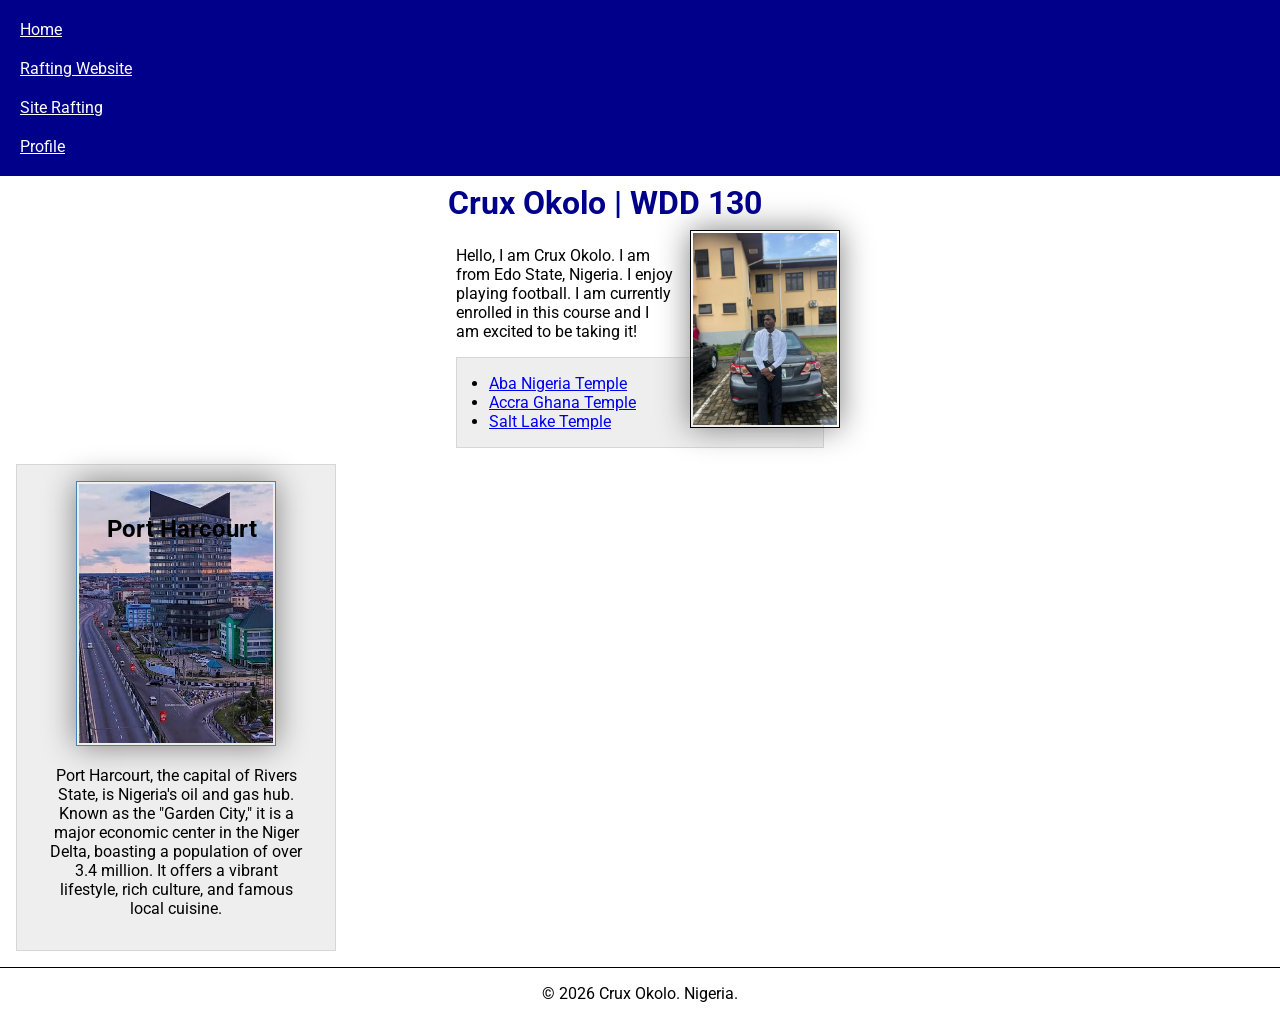
<file: index.html>
<!DOCTYPE html>
<html lang="en">

<head>
    <meta charset="UTF-8">
    <meta name="viewport" content="width=device-width, initial-scale=1.0">
    <title>Crux Okolo | WDD 130</title>
    <meta name="description"
        content="Explore Crux Okolo's WDD 130 personal webpage featuring HTML and CSS projects, course assignments, and ongoing web development progress.">
    <meta name="author" content="Crux Okolo">
    <link rel="stylesheet" href="styles/styles.css">
    <link rel="preconnect" href="https://fonts.googleapis.com">
    <link rel="preconnect" href="https://fonts.gstatic.com" crossorigin>
    <link href="https://fonts.googleapis.com/css2?family=Roboto&display=swap" rel="stylesheet">
</head>

<body>
    <header>
        <nav>
            <a href="#">Home</a>
            <a href="wwr/">Rafting Website</a>
            <a href="wwr/">Site Rafting</a>
            <a href="https://www.linkedin.com/in/crux-okolo">Profile</a>
        </nav>
    </header>
    <main>
        <h1>Crux Okolo | WDD 130</h1>
        <img src="images/profile.jpg" alt="Crux Okolo Profile Image" width="100" height="100">
        <p>Hello, I am Crux Okolo. I am from Edo State, Nigeria. I enjoy playing football. I am currently enrolled in this course and I am excited to be taking it!</p>
        <ul class="box indent">
            <li><a href="https://www.churchofjesuschrist.org/temples/details/aba-nigeria-temple?lang=eng" target="_blank">Aba Nigeria Temple</a></li>
            <li><a href="https://www.churchofjesuschrist.org/temples/details/accra-ghana-temple?lang=eng" target="_blank">Accra Ghana Temple</a></li>
            <li><a href="https://www.churchofjesuschrist.org/temples/details/salt-lake-temple?lang=eng" target="_blank">Salt Lake Temple</a></li>
        </ul>
    </main>

    <aside class="box">
        <h2>Port Harcourt</h2>
        <img src="images/portharcourt.jpg" alt="Port Harcourt Image" width="200" height="200">
        <p>Port Harcourt, the capital of Rivers State, is Nigeria's oil and gas hub. Known as the "Garden City," it is a
            major economic center in the Niger Delta, boasting a population of over 3.4 million. It offers a vibrant
            lifestyle, rich culture, and famous local cuisine.</p>
    </aside>
    <footer>
        <p>&copy; 2026 Crux Okolo. Nigeria.</p>
    </footer>
</body>

</html>
</file>
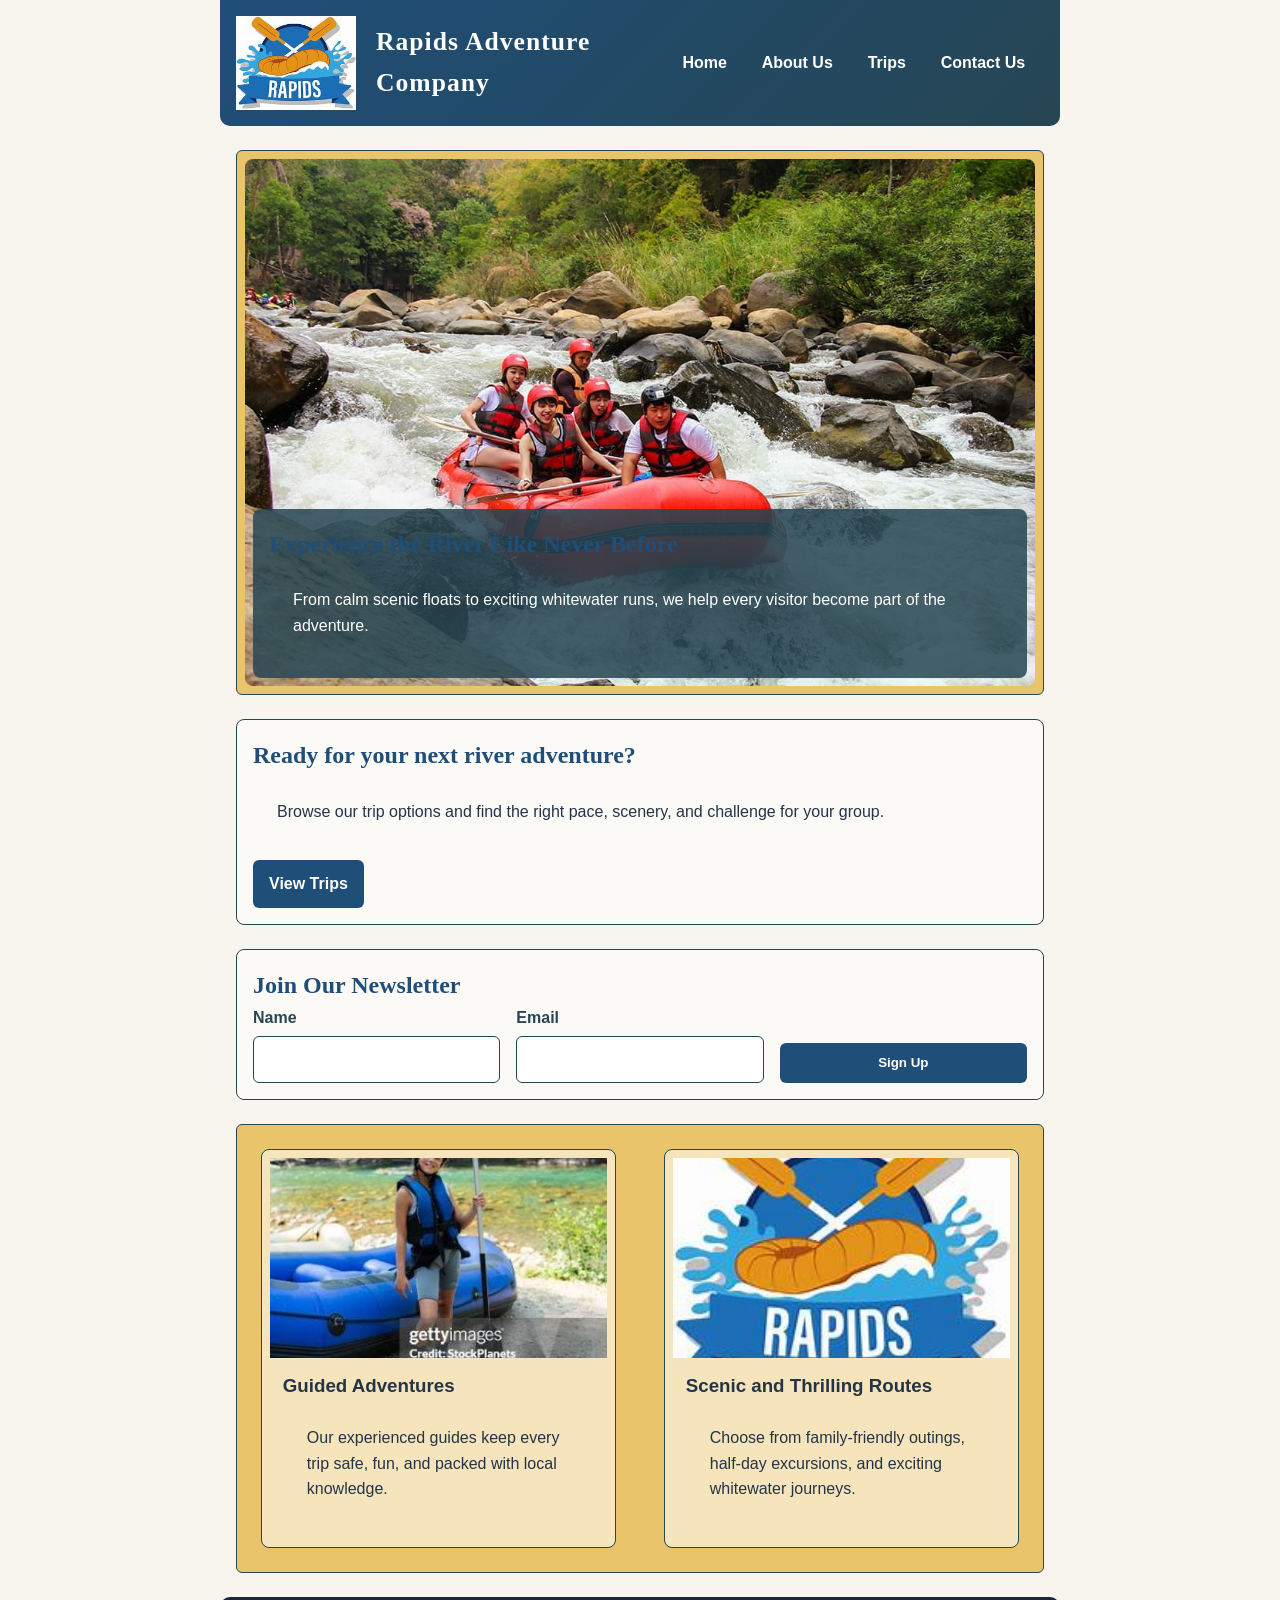
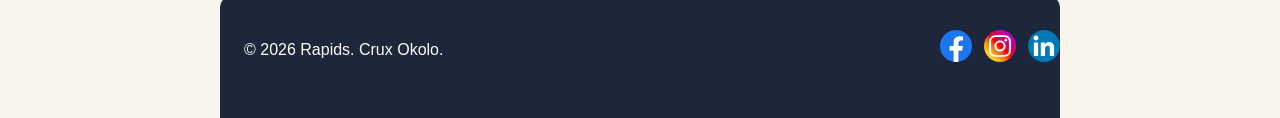
<file: wwr/index.html>
<!DOCTYPE html>
<html lang="en">

<head>
    <meta charset="UTF-8">
    <meta name="viewport" content="width=device-width, initial-scale=1.0">
    <meta name="description"
        content="Discover your next whitewater adventure with Rapids Adventure Company. Explore guided rafting trips, river experiences, and trip planning tips.">
    <meta name="author" content="Crux Okolo">
    <link rel="stylesheet" href="styles/rafting.css">
    <title>Home | Rapids Adventure Company</title>
</head>

<body>
    <header class="site-header">
        <img src="images/raftinglogo.png" alt="Rafting Logo">
        <div class="site-title">Rapids Adventure Company</div>
        <nav class="site-nav">
            <ul>
                <li><a href="index.html">Home</a></li>
                <li><a href="about.html">About Us</a></li>
                <li><a href="trips.html">Trips</a></li>
                <li><a href="contact.html">Contact Us</a></li>
            </ul>
        </nav>
    </header>

    <main>
        <section class="home-hero">
            <img src="images/satisfied-1.jpg" alt="Guests enjoying a guided rafting experience on a river">
            <div class="hero-message">
                <h1>Experience the River Like Never Before</h1>
                <p>From calm scenic floats to exciting whitewater runs, we help every visitor become part of the
                    adventure.</p>
            </div>
        </section>

        <section class="home-cta">
            <h2>Ready for your next river adventure?</h2>
            <p>Browse our trip options and find the right pace, scenery, and challenge for your group.</p>
            <a class="cta-link" href="trips.html">View Trips</a>
        </section>

        <section class="newsletter-section">
            <h2>Join Our Newsletter</h2>
            <form class="newsletter-form" action="#" method="post">
                <div class="form-group">
                    <label for="newsletter-name">Name</label>
                    <input type="text" id="newsletter-name" name="newsletter-name" required>
                </div>
                <div class="form-group">
                    <label for="newsletter-email">Email</label>
                    <input type="email" id="newsletter-email" name="newsletter-email" required>
                </div>
                <button type="submit">Sign Up</button>
            </form>
        </section>

        <section class="home-grid">
            <article class="home-card">
                <img src="images/satisfied.jpg" alt="Whitewater rafting guide preparing a group for a river run">
                <div>
                    <h3>Guided Adventures</h3>
                    <p>Our experienced guides keep every trip safe, fun, and packed with local knowledge.</p>
                </div>
            </article>
            <article class="home-card">
                <img src="images/raftinglogo.png" alt="Rapids Adventure Company logo on the home page feature card">
                <div>
                    <h3>Scenic and Thrilling Routes</h3>
                    <p>Choose from family-friendly outings, half-day excursions, and exciting whitewater journeys.</p>
                </div>
            </article>
        </section>
    </main>

    <footer>
        <p>&copy; 2026 Rapids. Crux Okolo.</p>
        <nav class="socialmedia" aria-label="Social media links">
            <a href="https://facebook.com" target="_blank" rel="noopener noreferrer">
                <img src="images/facebook.svg" alt="Facebook Icon">
            </a>
            <a href="https://instagram.com" target="_blank" rel="noopener noreferrer">
                <img src="images/instagram.svg" alt="Instagram Icon">
            </a>
            <a href="https://linkedin.com" target="_blank" rel="noopener noreferrer">
                <img src="images/linkedin.svg" alt="LinkedIn Icon">
            </a>
        </nav>
    </footer>
</body>

</html>
</file>
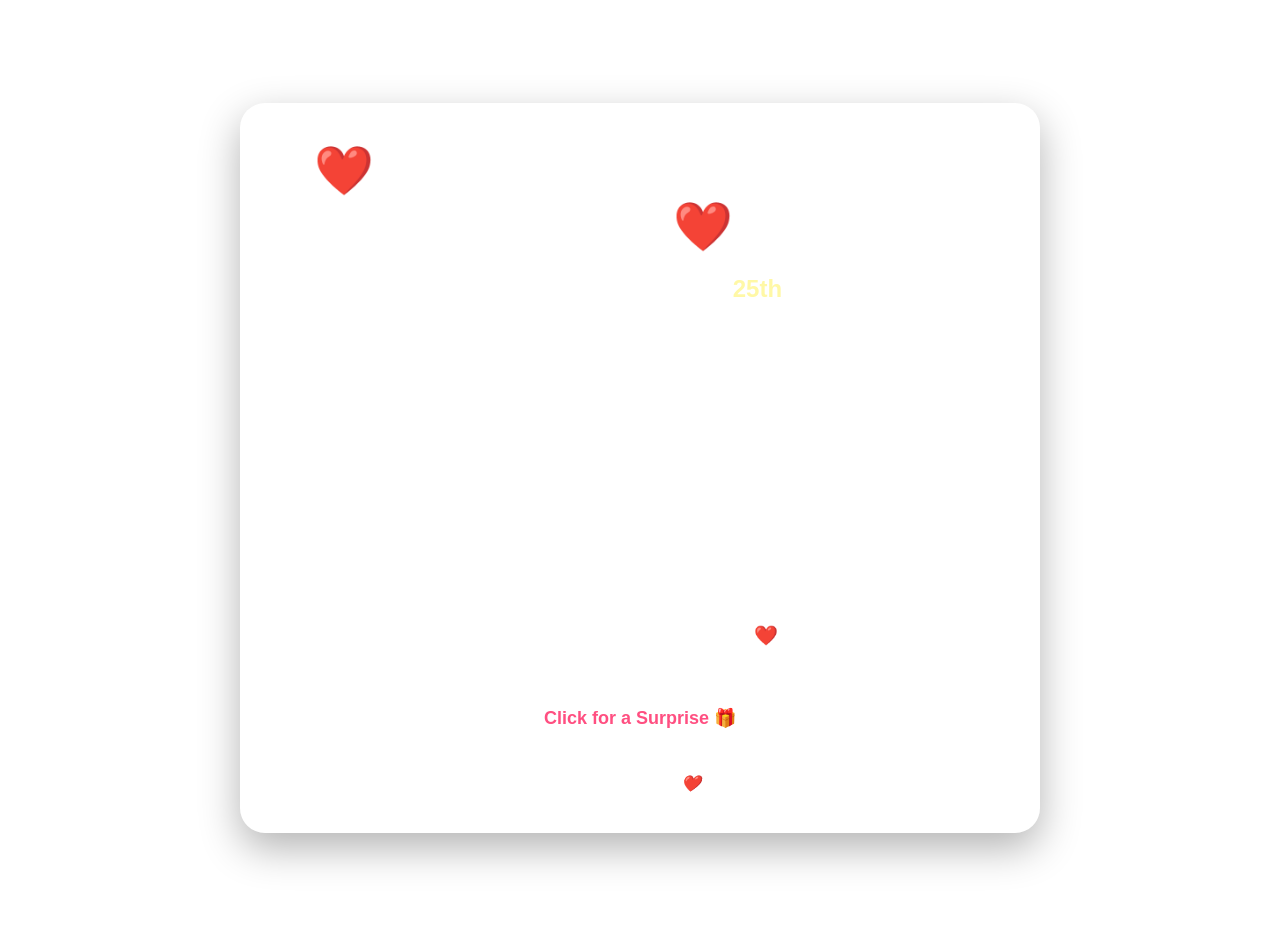
<file: anniversary.html>
```html
<!DOCTYPE html>
<html lang="en">
<head>
<meta charset="UTF-8">
<meta name="viewport" content="width=device-width, initial-scale=1.0">
<title>Happy Seven Months, My Love ❤️</title>

<style>
*{
    margin:0;
    padding:0;
    box-sizing:border-box;
}

body{
    font-family: 'Segoe UI', Tahoma, Geneva, Verdana, sans-serif;
    background: linear-gradient(#DDA0DD);
    color:white;
    overflow-x:hidden;
}

.container{
    min-height:100vh;
    display:flex;
    justify-content:center;
    align-items:center;
    text-align:center;
    padding:30px;
}

.card{
    background:rgba(255,255,255,.15);
    backdrop-filter:blur(10px);
    border-radius:25px;
    padding:40px;
    max-width:800px;
    box-shadow:0 15px 40px rgba(0,0,0,.3);
}

h1{
    font-size:3rem;
    margin-bottom:20px;
}

h2{
    margin-bottom:20px;
    font-weight:400;
}

p{
    font-size:1.2rem;
    line-height:1.8;
    margin-bottom:18px;
}

.highlight{
    color:#fff8a6;
    font-weight:bold;
}

button{
    margin-top:20px;
    padding:15px 35px;
    border:none;
    border-radius:40px;
    font-size:18px;
    cursor:pointer;
    background:white;
    color:#ff4f81;
    font-weight:bold;
    transition:.3s;
}

button:hover{
    transform:scale(1.08);
}

#surprise{
    display:none;
    margin-top:30px;
    font-size:1.3rem;
    animation:fadeIn 1.5s ease;
}

@keyframes fadeIn{
    from{opacity:0;}
    to{opacity:1;}
}

.heart{
    position:fixed;
    top:-20px;
    color:#fff;
    animation:fall linear infinite;
    opacity:.8;
}

@keyframes fall{
    to{
        transform:translateY(110vh);
    }
}

.footer{
    margin-top:30px;
    font-style:italic;
}
</style>
</head>

<body>

<div class="container">

<div class="card">

<h1>❤️ Happy Seven Months, My Love ❤️</h1>

<h2>Celebrating us on the <span class="highlight">25th</span></h2>

<p>
Seven months ago, our story began, and every day since then has
become another beautiful memory that I'll always cherish.
</p>

<p>
Thank you for your love, your kindness, your patience,
and for making my life brighter just by being in it.
</p>

<p>
Every laugh we've shared, every conversation we've had,
and every moment we've spent together reminds me how lucky I am to have you.
</p>

<p>
Here's to seven amazing months and to many more beautiful adventures,
memories, smiles, and dreams together. ❤️
</p>

<button onclick="showMessage()">Click for a Surprise 🎁</button>

<div id="surprise">
<h2>💖 I Love You 💖</h2>

<p>
Happy Seven Month Anniversary, Baby.
No matter what the future holds,
I hope we continue creating wonderful memories together.
Thank you for choosing me Elizabeth.
</p>

<h3>Forever grateful for you ❤️</h3>
</div>

<div class="footer">
Made with love ❤️ .
</div>

</div>

</div>

<script>
function showMessage(){
    document.getElementById("surprise").style.display="block";
}

function createHeart(){
    const heart=document.createElement("div");
    heart.classList.add("heart");
    heart.innerHTML="❤";

    heart.style.left=Math.random()*100+"vw";
    heart.style.fontSize=(15+Math.random()*35)+"px";
    heart.style.animationDuration=(3+Math.random()*5)+"s";

    document.body.appendChild(heart);

    setTimeout(()=>{
        heart.remove();
    },8000);
}

setInterval(createHeart,300);
</script>

</body>
</html>
```
</file>
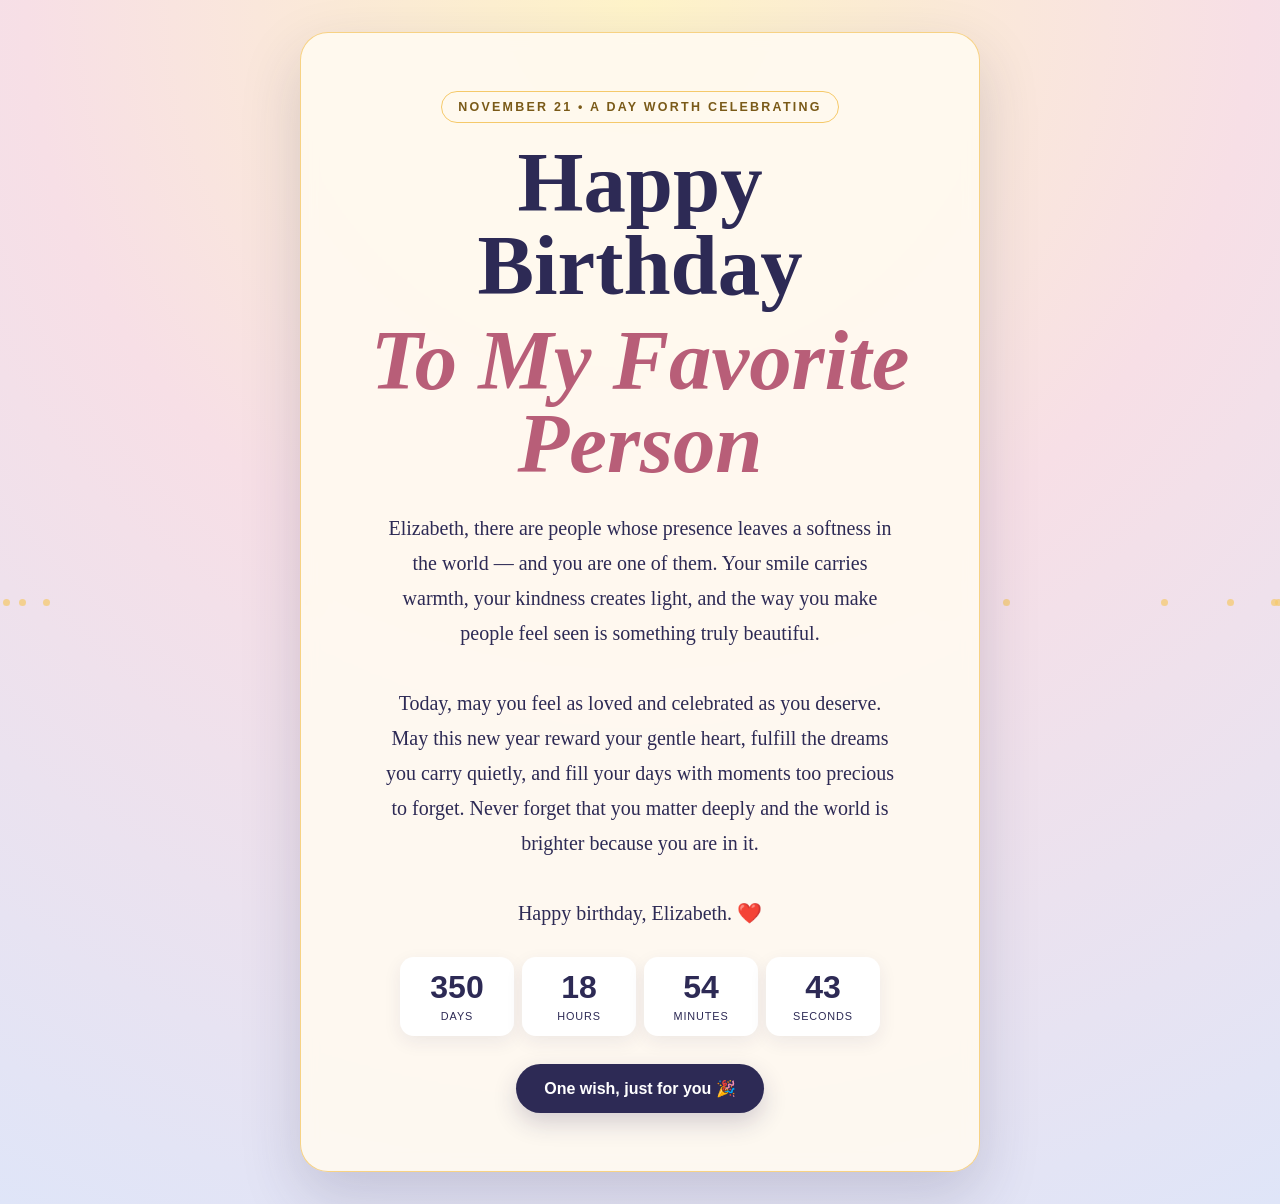
<file: birthday.html>
<!DOCTYPE html>
<html lang="en">
<head>
    <meta charset="UTF-8">
    <meta name="viewport" content="width=device-width, initial-scale=1.0">
    <title>Happy Birthday, Elizabeth 🎉</title>
    <style>
        :root {
            --navy: #2d2a55;
            --gold: #f5c96a;
            --cream: #fffaf0;
            --pink: #f4a7b9;
        }

        * { box-sizing: border-box; }

        body {
            margin: 0;
            min-height: 100vh;
            display: grid;
            place-items: center;
            overflow-x: hidden;
            background: radial-gradient(circle at top, #fff4c9 0, #f7dfe6 45%, #dfe5f8 100%);
            color: var(--navy);
            font-family: Georgia, "Times New Roman", serif;
        }

        .card {
            position: relative;
            z-index: 2;
            width: min(680px, calc(100% - 32px));
            margin: 32px 0;
            padding: clamp(28px, 7vw, 58px);
            text-align: center;
            background: rgba(255, 250, 240, 0.92);
            border: 1px solid rgba(245, 201, 106, 0.8);
            border-radius: 28px;
            box-shadow: 0 24px 60px rgba(45, 42, 85, 0.18);
            backdrop-filter: blur(8px);
        }

        .date {
            display: inline-block;
            margin-bottom: 18px;
            padding: 8px 16px;
            border: 1px solid var(--gold);
            border-radius: 999px;
            color: #7a5a18;
            font-family: Arial, sans-serif;
            font-size: 0.78rem;
            font-weight: 700;
            letter-spacing: 0.18em;
            text-transform: uppercase;
        }

        h1 {
            margin: 0;
            font-size: clamp(2.5rem, 10vw, 5.3rem);
            line-height: 0.98;
        }

        .name {
            display: block;
            margin-top: 12px;
            color: #b85e78;
            font-style: italic;
        }

        .wish {
            max-width: 510px;
            margin: 26px auto;
            font-size: clamp(1.05rem, 3vw, 1.25rem);
            line-height: 1.75;
        }

        #countdown {
            display: grid;
            grid-template-columns: repeat(4, 1fr);
            gap: 8px;
            max-width: 480px;
            margin: 24px auto 28px;
        }

        .time-box {
            padding: 12px 4px;
            background: white;
            border-radius: 14px;
            box-shadow: 0 6px 18px rgba(45, 42, 85, 0.08);
        }

        .time-box strong {
            display: block;
            font-family: Arial, sans-serif;
            font-size: clamp(1.35rem, 5vw, 2rem);
        }

        .time-box span {
            font-family: Arial, sans-serif;
            font-size: 0.68rem;
            letter-spacing: 0.08em;
            text-transform: uppercase;
        }

        button {
            border: 0;
            border-radius: 999px;
            padding: 15px 28px;
            background: var(--navy);
            color: white;
            font-family: Arial, sans-serif;
            font-size: 1rem;
            font-weight: 700;
            cursor: pointer;
            box-shadow: 0 10px 24px rgba(45, 42, 85, 0.2);
            transition: transform 0.2s, box-shadow 0.2s;
        }

        button:hover { transform: translateY(-3px); box-shadow: 0 14px 28px rgba(45, 42, 85, 0.25); }
        button:focus-visible { outline: 3px solid var(--gold); outline-offset: 4px; }

        #celebration {
            display: none;
            margin: 22px auto 0;
            color: #7a5a18;
            font-size: 1.35rem;
            animation: rise 0.8s ease both;
        }

        .sparkle {
            position: fixed;
            z-index: 1;
            width: 7px;
            height: 7px;
            border-radius: 50%;
            background: var(--gold);
            animation: float 8s linear infinite;
            opacity: 0.7;
        }

        canvas {
            position: fixed;
            inset: 0;
            z-index: 3;
            pointer-events: none;
        }

        @keyframes float {
            from { transform: translateY(105vh) rotate(0deg); }
            to { transform: translateY(-10vh) rotate(360deg); }
        }

        @keyframes rise {
            from { opacity: 0; transform: translateY(12px); }
            to { opacity: 1; transform: translateY(0); }
        }

        @media (prefers-reduced-motion: reduce) {
            .sparkle { display: none; }
            button { transition: none; }
        }
    </style>
</head>
<body>
    <canvas id="confetti" aria-hidden="true"></canvas>

    <main class="card">
        <div class="date">November 21 • A day worth celebrating</div>
        <h1>Happy Birthday <span class="name">To My Favorite Person</span></h1>

        <p class="wish">
            Elizabeth, there are people whose presence leaves a softness in
            the world — and you are one of them. Your smile carries warmth,
            your kindness creates light, and the way you make people feel seen
            is something truly beautiful.<br><br>
            Today, may you feel as loved and celebrated as you deserve. May
            this new year reward your gentle heart, fulfill the dreams you
            carry quietly, and fill your days with moments too precious to
            forget. Never forget that you matter deeply and the world is
            brighter because you are in it.<br><br>
            Happy birthday, Elizabeth. ❤️
        </p>

        <div id="countdown" aria-label="Countdown to November 21">
            <div class="time-box"><strong id="days">0</strong><span>Days</span></div>
            <div class="time-box"><strong id="hours">0</strong><span>Hours</span></div>
            <div class="time-box"><strong id="minutes">0</strong><span>Minutes</span></div>
            <div class="time-box"><strong id="seconds">0</strong><span>Seconds</span></div>
        </div>

        <button id="celebrate" type="button">One wish, just for you 🎉</button>
        <p id="celebration">May you always find reasons to smile, Elizabeth — and may the happiest moments of your life be still ahead. ✨</p>
    </main>

    <script>
        const countdown = () => {
            const now = new Date();
            let birthday = new Date(now.getFullYear(), 10, 21, 0, 0, 0);

            if (now > birthday) {
                birthday = new Date(now.getFullYear() + 1, 10, 21, 0, 0, 0);
            }

            const distance = birthday - now;
            document.getElementById("days").textContent = Math.floor(distance / 86400000);
            document.getElementById("hours").textContent = Math.floor((distance / 3600000) % 24);
            document.getElementById("minutes").textContent = Math.floor((distance / 60000) % 60);
            document.getElementById("seconds").textContent = Math.floor((distance / 1000) % 60);
        };

        countdown();
        setInterval(countdown, 1000);

        for (let i = 0; i < 18; i++) {
            const sparkle = document.createElement("span");
            sparkle.className = "sparkle";
            sparkle.style.left = Math.random() * 100 + "vw";
            sparkle.style.animationDelay = -(Math.random() * 8) + "s";
            sparkle.style.animationDuration = (5 + Math.random() * 6) + "s";
            document.body.appendChild(sparkle);
        }

        const canvas = document.getElementById("confetti");
        const context = canvas.getContext("2d");
        let pieces = [];

        function resizeCanvas() {
            canvas.width = window.innerWidth;
            canvas.height = window.innerHeight;
        }

        resizeCanvas();
        window.addEventListener("resize", resizeCanvas);

        function launchConfetti() {
            document.getElementById("celebration").style.display = "block";
            pieces = [];

            for (let i = 0; i < 150; i++) {
                pieces.push({
                    x: canvas.width / 2,
                    y: canvas.height * 0.45,
                    vx: (Math.random() - 0.5) * 12,
                    vy: -5 - Math.random() * 10,
                    gravity: 0.18,
                    size: 5 + Math.random() * 7,
                    color: ["#f5c96a", "#f4a7b9", "#7e89c5", "#fff4c9"][Math.floor(Math.random() * 4)],
                    rotation: Math.random() * 360
                });
            }

            requestAnimationFrame(updateConfetti);
        }

        function updateConfetti() {
            context.clearRect(0, 0, canvas.width, canvas.height);
            pieces.forEach((piece) => {
                piece.vy += piece.gravity;
                piece.x += piece.vx;
                piece.y += piece.vy;
                piece.rotation += 7;

                context.save();
                context.translate(piece.x, piece.y);
                context.rotate(piece.rotation * Math.PI / 180);
                context.fillStyle = piece.color;
                context.fillRect(-piece.size / 2, -piece.size / 2, piece.size, piece.size * 0.6);
                context.restore();
            });

            pieces = pieces.filter((piece) => piece.y < canvas.height + 30);
            if (pieces.length) requestAnimationFrame(updateConfetti);
        }

        document.getElementById("celebrate").addEventListener("click", launchConfetti);
    </script>
</body>
</html>
</file>
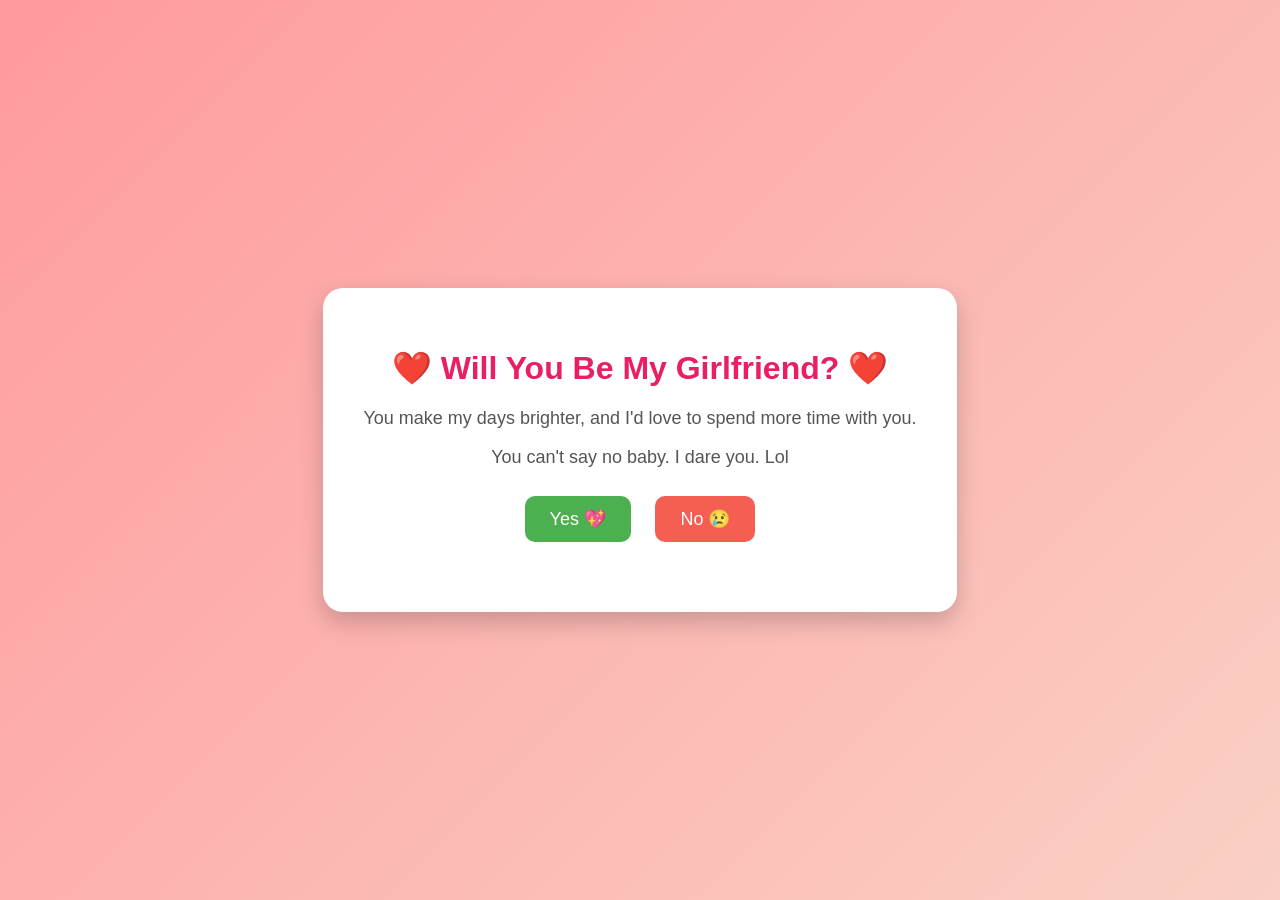
<file: date.html>
<!DOCTYPE html>
<html lang="en">

<head>
    <meta charset="UTF-8">
    <meta name="viewport" content="width=device-width, initial-scale=1.0">
    <title>Will You Be My Girlfriend?</title>

    <style>
        body {
            margin: 0;
            font-family: Arial, sans-serif;
            background: linear-gradient(135deg, #ff9a9e, #fad0c4);
            display: flex;
            justify-content: center;
            align-items: center;
            height: 100vh;
        }

        .card {
            background: white;
            padding: 40px;
            border-radius: 20px;
            text-align: center;
            box-shadow: 0 10px 25px rgba(0, 0, 0, 0.2);
        }

        h1 {
            color: #e91e63;
        }

        p {
            font-size: 18px;
            color: #555;
        }

        button {
            padding: 12px 25px;
            margin: 10px;
            font-size: 18px;
            border: none;
            border-radius: 10px;
            cursor: pointer;
            transition: 0.3s;
        }

        #yesBtn {
            background: #4CAF50;
            color: white;
        }

        #yesBtn:hover {
            background: #45a049;
        }

        #noBtn {
            background: #f44336;
            color: white;
            position: relative;
            opacity: 0.85;
            touch-action: none;
            cursor: not-allowed;
        }

        #message {
            margin-top: 20px;
            font-size: 22px;
            color: #e91e63;
            font-weight: bold;
        }
    </style>
</head>

<body>

    <div class="card">
        <h1>❤️ Will You Be My Girlfriend? ❤️</h1>
        <p>You make my days brighter, and I'd love to spend more time with you.</p>
        <p>You can't say no baby. I dare you. Lol</p>

        <button id="yesBtn">Yes 💖</button>
        <button id="noBtn">No 😢</button>

        <div id="message"></div>
    </div>

    <script>
        const yesBtn = document.getElementById("yesBtn");
        const noBtn = document.getElementById("noBtn");
        const message = document.getElementById("message");

        const moveNoButton = () => {
            const x = Math.random() * 220 - 110;
            const y = Math.random() * 120 - 60;
            noBtn.style.transform = `translate(${x}px, ${y}px)`;
        };

        yesBtn.addEventListener("click", () => {
            message.innerHTML = "🎉 Yay! I can't wait! ❤️";
        });

        noBtn.addEventListener("mouseover", moveNoButton);
        noBtn.addEventListener("mouseenter", moveNoButton);
        noBtn.addEventListener("touchstart", (event) => {
            event.preventDefault();
            moveNoButton();
        }, { passive: false });
        noBtn.addEventListener("pointerdown", (event) => {
            event.preventDefault();
            moveNoButton();
        });
        noBtn.addEventListener("click", (event) => {
            event.preventDefault();
            event.stopPropagation();
            moveNoButton();
        });
    </script>

</body>

</html>
</file>
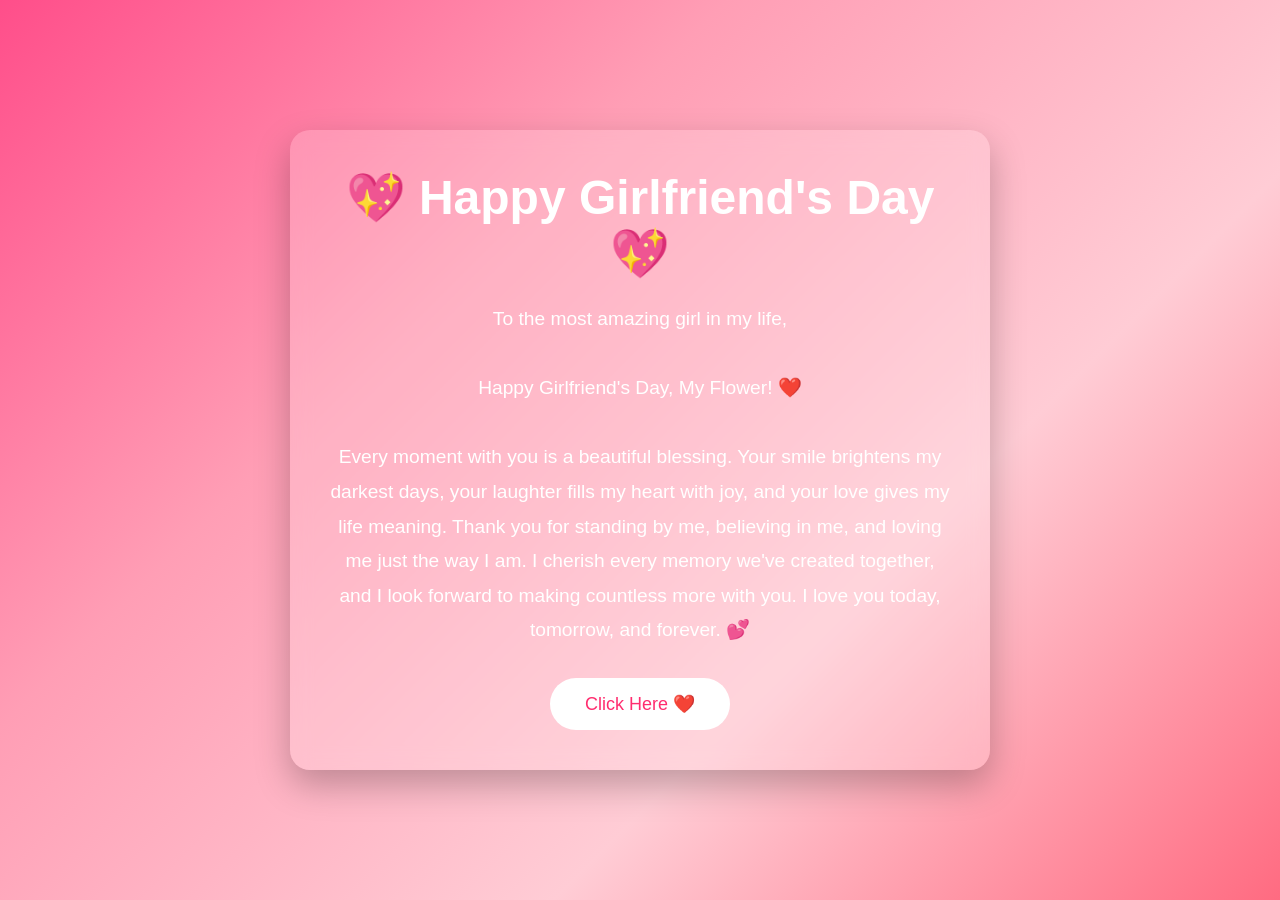
<file: girlfriend_day.html>
<!DOCTYPE html>
<html lang="en">

<head>
    <meta charset="UTF-8">
    <meta name="viewport" content="width=device-width, initial-scale=1.0">
    <title>Happy Girlfriend's Day ❤️</title>

    <style>
        * {
            margin: 0;
            padding: 0;
            box-sizing: border-box;
        }

        body {
            min-height: 100vh;
            display: flex;
            justify-content: center;
            align-items: center;
            padding: 30px 0;
            background: linear-gradient(135deg, #ff4e8a, #ff9eb5, #ffccd5, #ff6b81);
            overflow-x: hidden;
            font-family: 'Segoe UI', sans-serif;
        }

        .container {
            background: rgba(255, 255, 255, .18);
            backdrop-filter: blur(10px);
            border-radius: 20px;
            padding: 40px;
            width: 90%;
            max-width: 700px;
            text-align: center;
            color: white;
            box-shadow: 0 15px 35px rgba(0, 0, 0, .25);
        }

        h1 {
            font-size: 3rem;
            margin-bottom: 20px;
        }

        p {
            font-size: 1.2rem;
            line-height: 1.8;
        }

        button {
            margin-top: 30px;
            padding: 15px 35px;
            border: none;
            border-radius: 50px;
            background: white;
            color: #ff2d6f;
            font-size: 18px;
            cursor: pointer;
            transition: none;
            animation: none !important;
            transform: none !important;
            -webkit-transform: none !important;
            will-change: auto;
        }

        button:hover,
        button:focus,
        button:active {
            background: white;
            color: #ff2d6f;
            transform: none !important;
            box-shadow: none;
            outline: none;
        }

        #message {
            display: none;
            margin-top: 30px;
            font-size: 1.3rem;
            line-height: 1.7;
            animation: fade 1.5s;
        }

        @keyframes fade {
            from {
                opacity: 0;
                transform: translateY(20px);
            }

            to {
                opacity: 1;
                transform: translateY(0);
            }
        }

        .heart {
            position: absolute;
            color: #fff;
            opacity: .8;
        }
    </style>
</head>

<body>

    <div class="container">

        <h1>💖 Happy Girlfriend's Day 💖</h1>

        <p>
            To the most amazing girl in my life,<br><br>

            Happy Girlfriend's Day, My Flower! ❤️<br><br>

            Every moment with you is a beautiful blessing. Your smile brightens my darkest days, your laughter fills my
            heart with joy, and your love gives my life meaning.

            Thank you for standing by me, believing in me, and loving me just the way I am. I cherish every memory we've
            created together, and I look forward to making countless more with you.

            I love you today, tomorrow, and forever. 💕
        </p>

        <button onclick="showMessage()">
            Click Here ❤️
        </button>

        <div id="message">
            💝 Happy Girlfriend's Day, my beautiful Queen. I love you endlessly. ❤️🥰💍
        </div>

    </div>

    <script>
        function showMessage() {
            document.getElementById("message").style.display = "block";
        }
    </script>

</body>

</html>
</file>
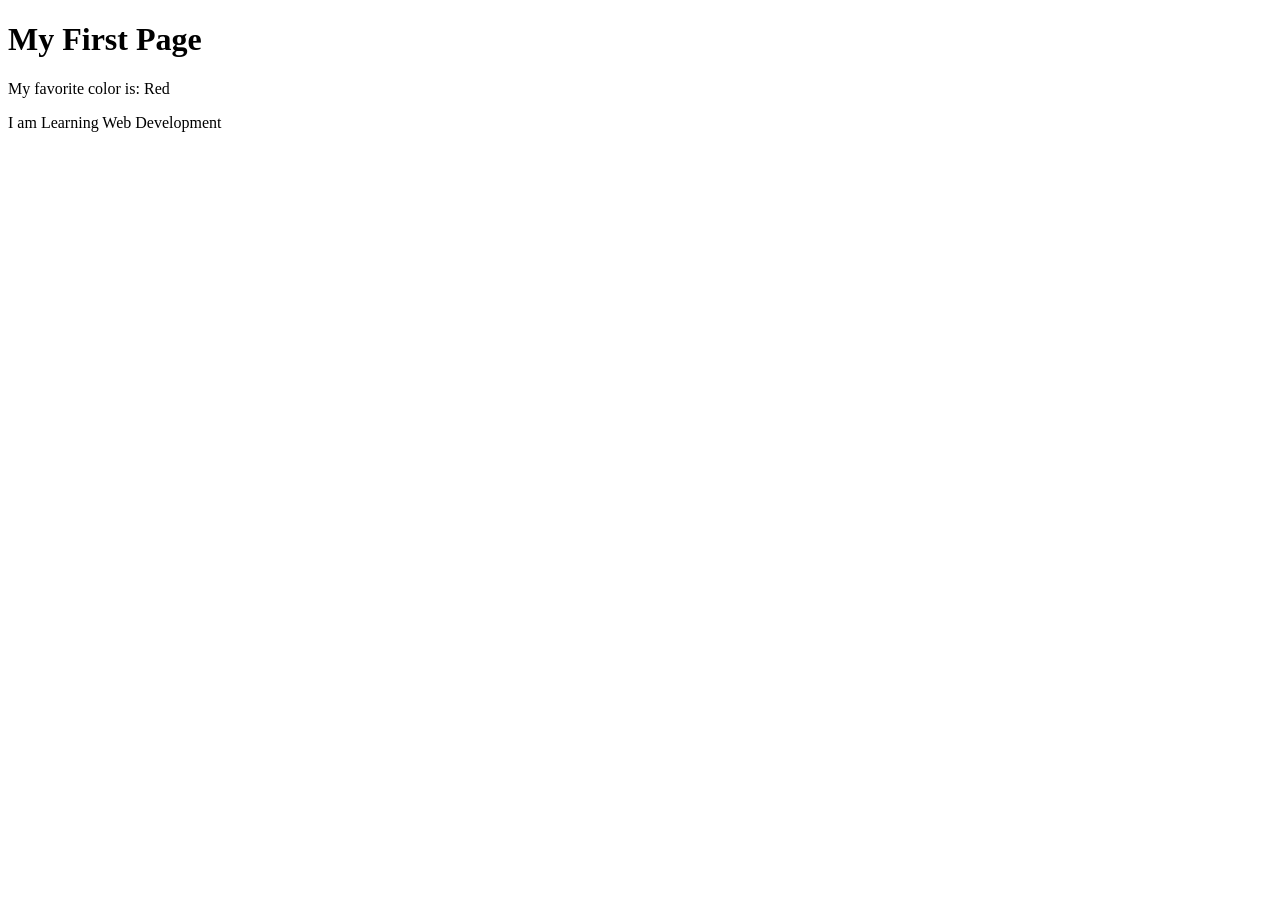
<file: week01/first-page.html>
<!DOCTYPE html>
<html lang="en">

<head>
    <meta charset="UTF-8">
    <meta name="viewport" content="width=device-width, initial-scale=1.0">
    <title>My First Page</title>
</head>

<body>
    <h1>My First Page</h1>
    <p>My favorite color is: Red </p>
    <p>I am Learning Web Development</p>
</body>

</html>
</file>
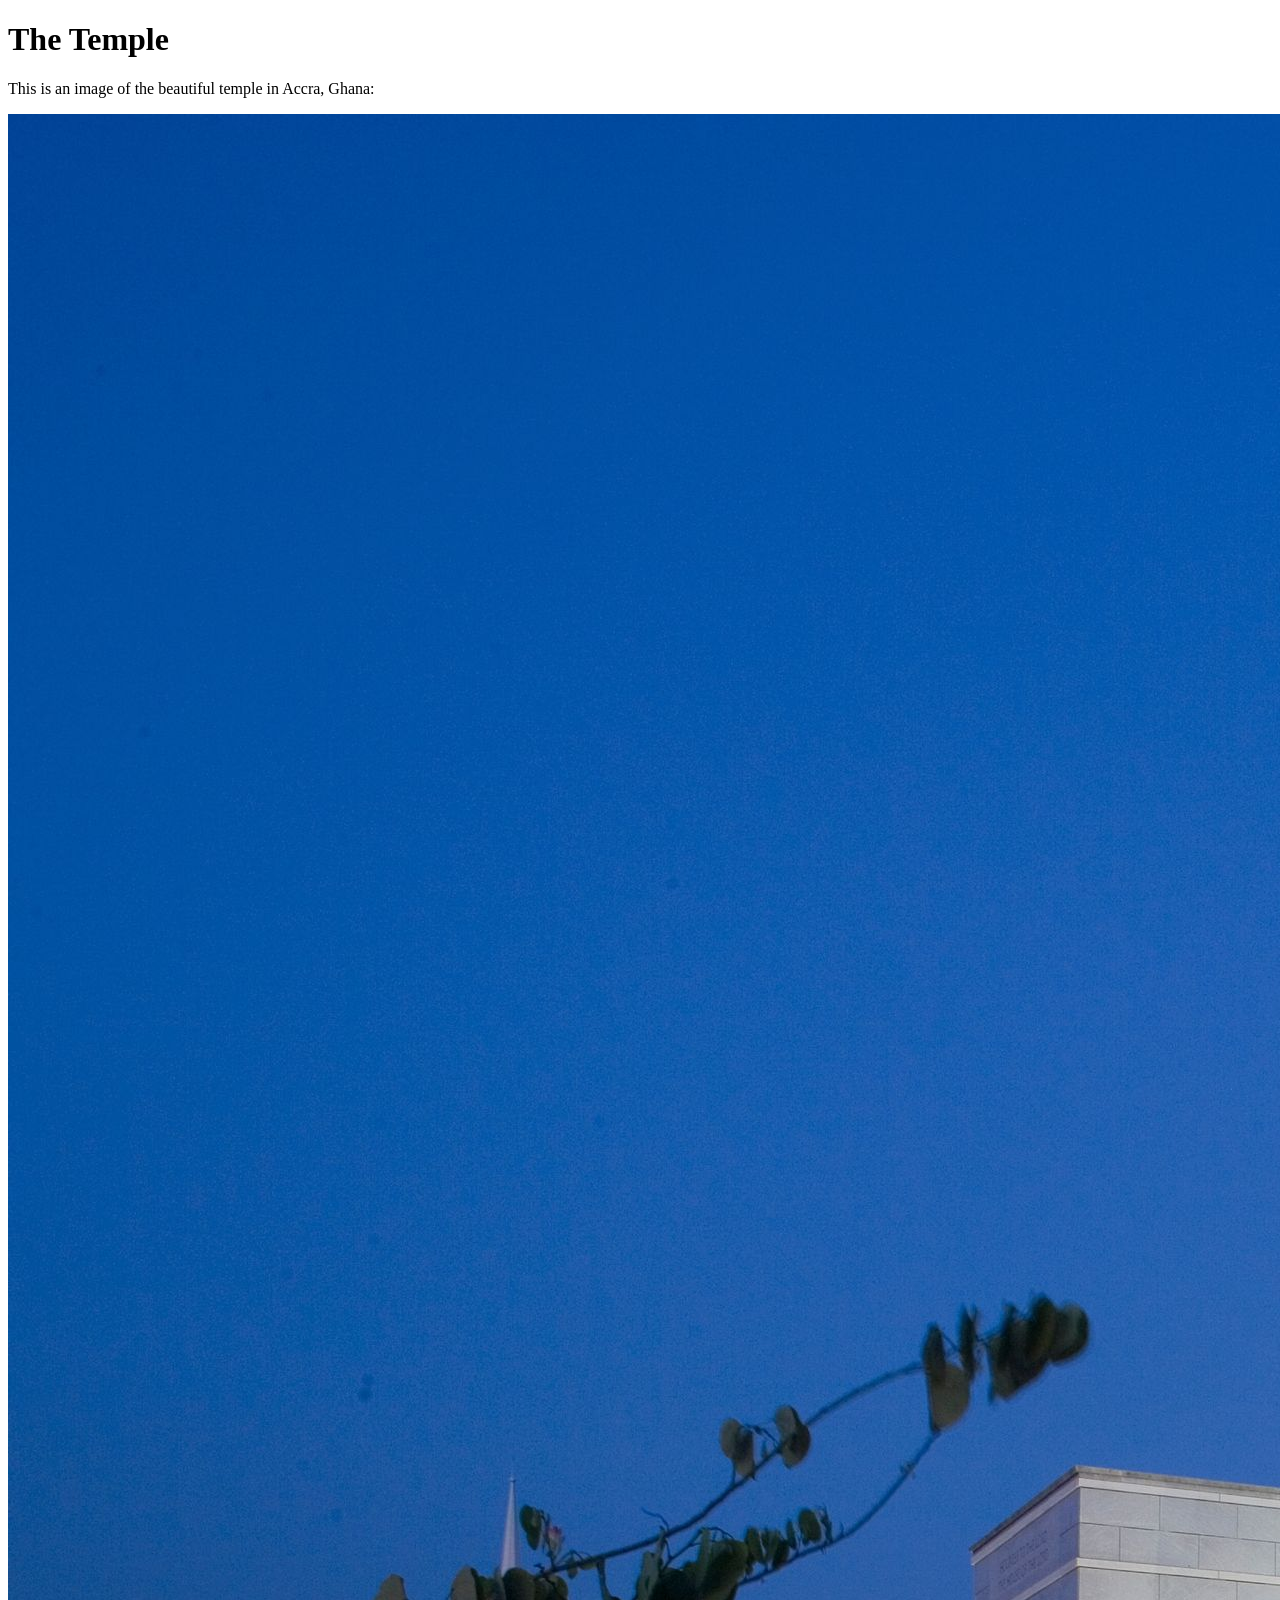
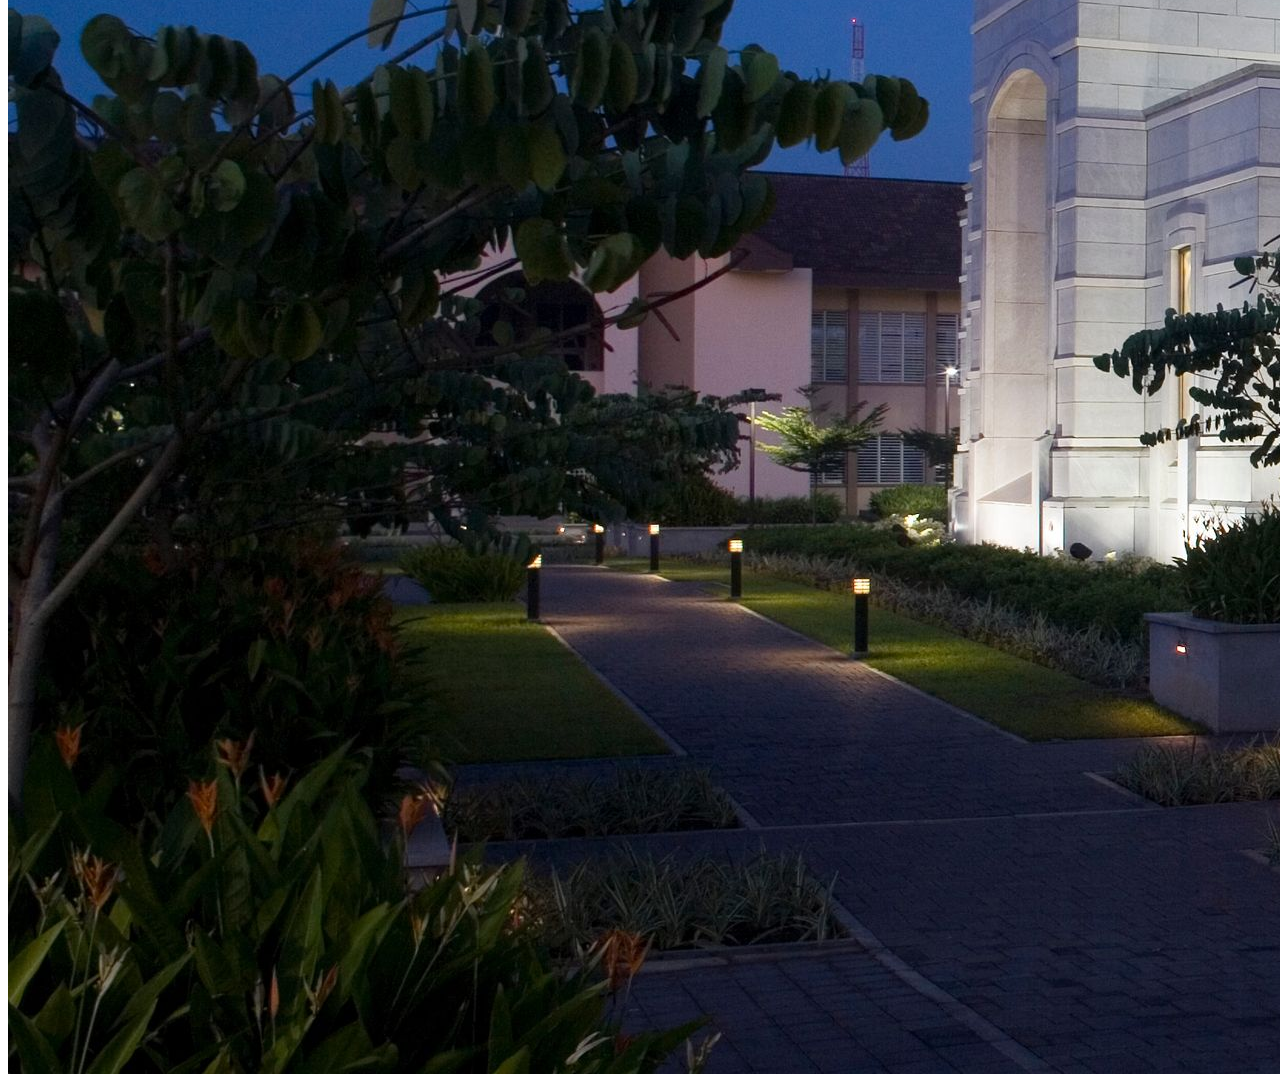
<file: week01/images.html>
<!DOCTYPE html>
<html lang="en">
<head>
    <meta charset="UTF-8">
    <meta name="viewport" content="width=device-width, initial-scale=1.0">
    <title>Temple Image</title>
</head>
<body>
    <h1>The Temple</h1>
    <p>This is an image of the beautiful temple in Accra, Ghana:</p>
    <img src="images/temple-large.jpeg" alt="The Accra Ghana Temple">
    
</body>
</html>
</file>
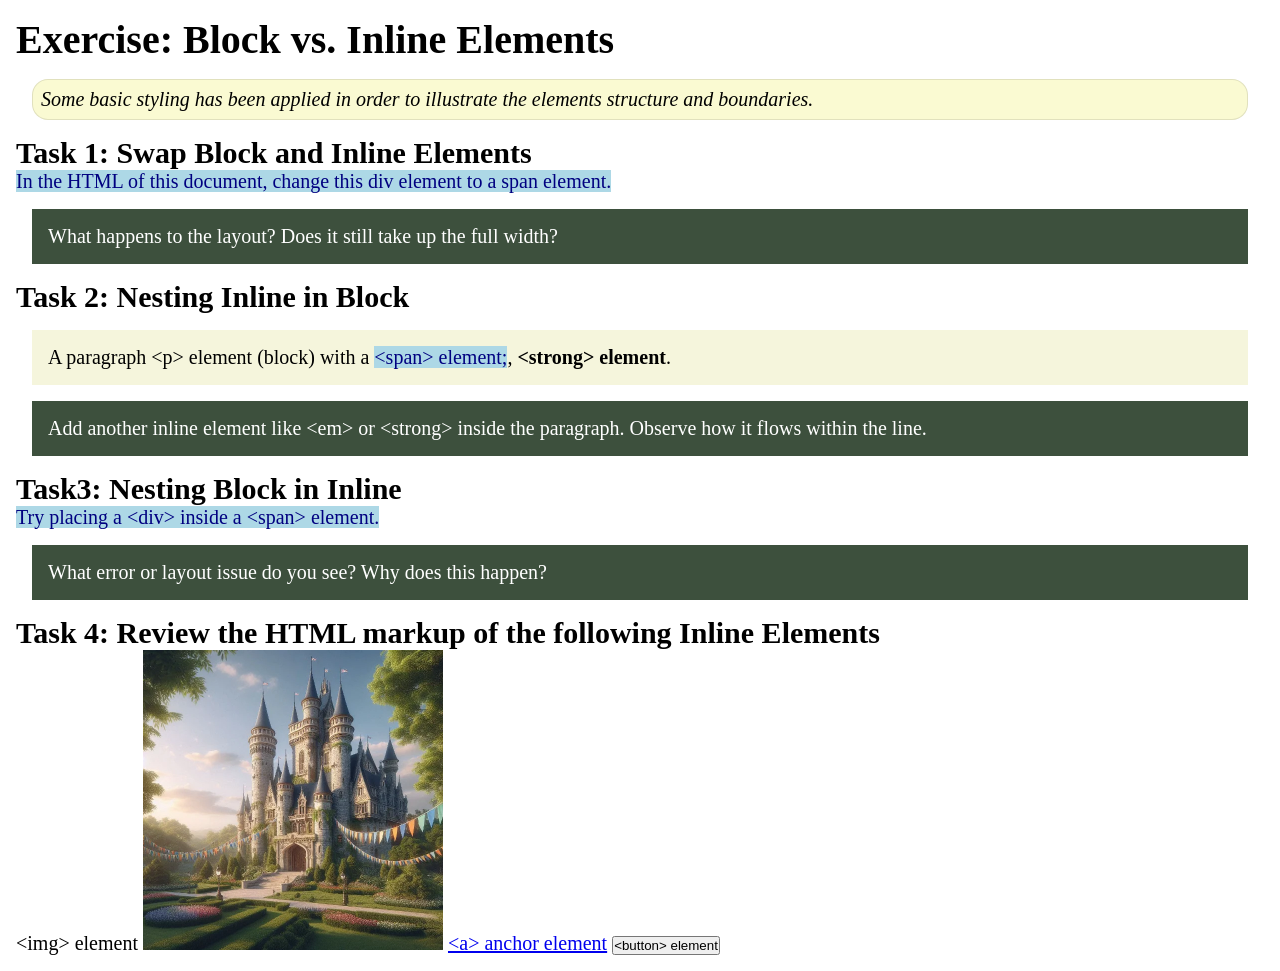
<file: week02/block-vs-inline.html>
<!DOCTYPE html>
<html lang="en">

<head>
    <meta charset="UTF-8">
    <meta name="viewport" content="width=device-width, initial-scale=1.0">
    <title>Exercise: Block vs. Inline Elements</title>
    <link rel="stylesheet" href="styles/block-vs-inline.css">
</head>

<body>
    <main>
        <h1>Exercise: Block vs. Inline Elements</h1>
        <p class="note">Some basic styling has been applied in order to illustrate the elements structure and
            boundaries.</p>

        <h2>Task 1: Swap Block and Inline Elements</h2>
        <span>In the HTML of this document, change this div element to a span element.</span>

        <p class="question">What happens to the layout? Does it still take up the full width?</p>

        <h2>Task 2: Nesting Inline in Block</h2>
        <p>A paragraph &lt;p&gt; element (block) with a <span>&lt;span&gt; element;</span>, <strong>&lt;strong&gt; element</strong>.</p>
        <p class="question">Add another inline element like &lt;em&gt; or &lt;strong&gt; inside the paragraph. Observe
            how it flows within the line.</p>

        <h2>Task3: Nesting Block in Inline</h2>
        <span>Try placing a &lt;div&gt; inside a &lt;span&gt; element.</span>
            <p class="question">What error or layout issue do you see? Why does this happen?</p>


            <h2>Task 4: Review the HTML markup of the following Inline Elements</h2>
        &lt;img&gt; element
        <img src="images/castle.webp" alt="placeholder image (images are inline)" width="300" height="300">
        <a href="https://churchofjesuschrist.org">&lt;a&gt; anchor element</a>
        <button type="button">&lt;button&gt; element</button>
    </main>
</body>

</html>
</file>
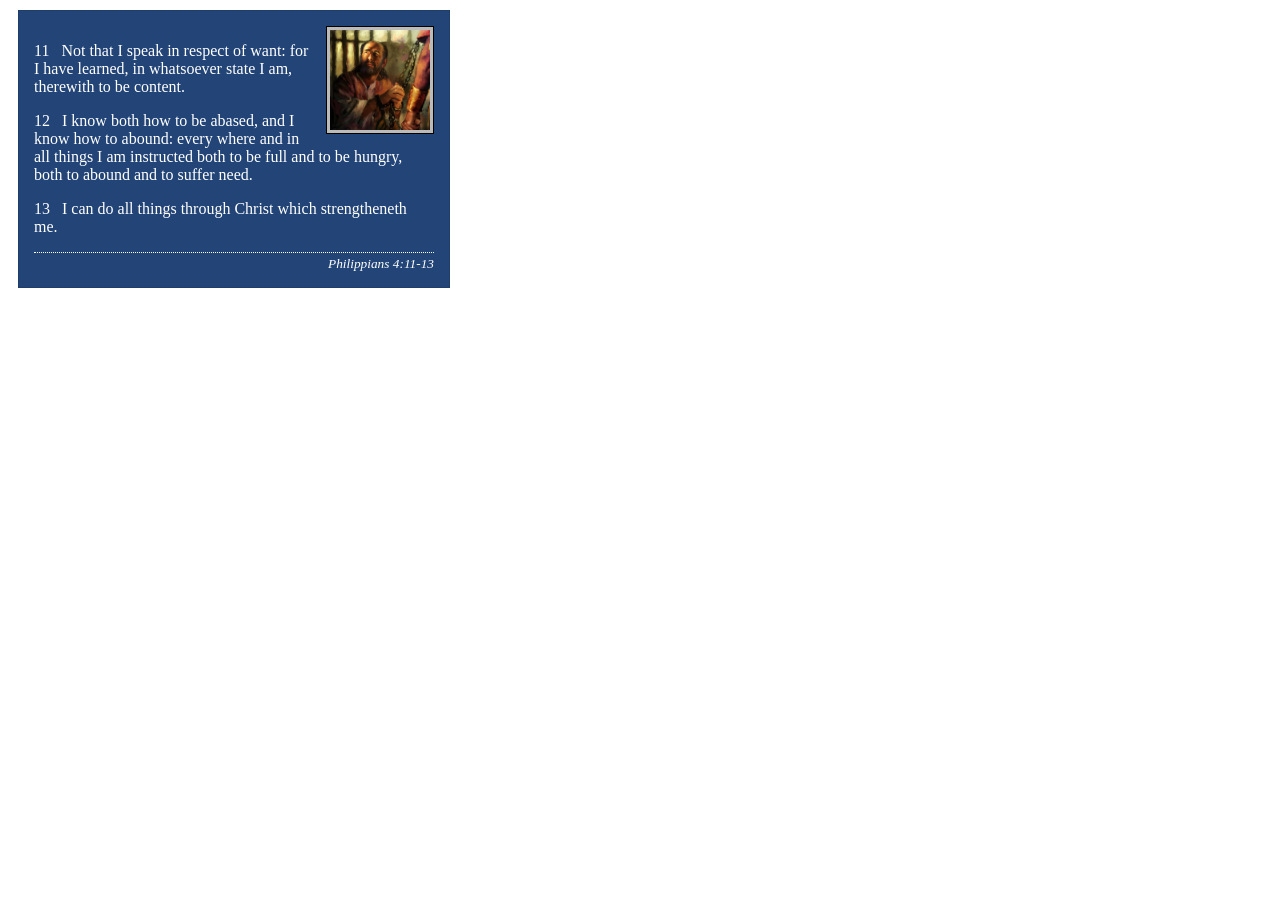
<file: week02/box-model-solution.html>
<!DOCTYPE html>
<html lang="en">
<head>
    <meta charset="UTF-8">
    <meta name="viewport" content="width=device-width, initial-scale=1.0">
    <title>Box Model Activity</title>
    <link rel="stylesheet" href="styles/box-model-solution.css">
</head>
<body>
    <main>
        <div class="callout">
            <img src="images/apostle-paul-imprisoned.webp" alt="Paul the Apostle - Imprisoned in Rome" width="200" height="200">
            <blockquote>
                <p>11 &nbsp; Not that I speak in respect of want: for I have learned, in whatsoever state I am, therewith to be content.</p>
                <p>12 &nbsp; I know both how to be abased, and I know how to abound: every where and in all things I am instructed both to be full and to be hungry, both to abound and to suffer need.</p>
                <p>13 &nbsp; I can do all things through Christ which strengtheneth me.</p>
            </blockquote>
            <cite>Philippians 4:11-13</cite>
        </div>
    </main>
</body>
</html>
</file>
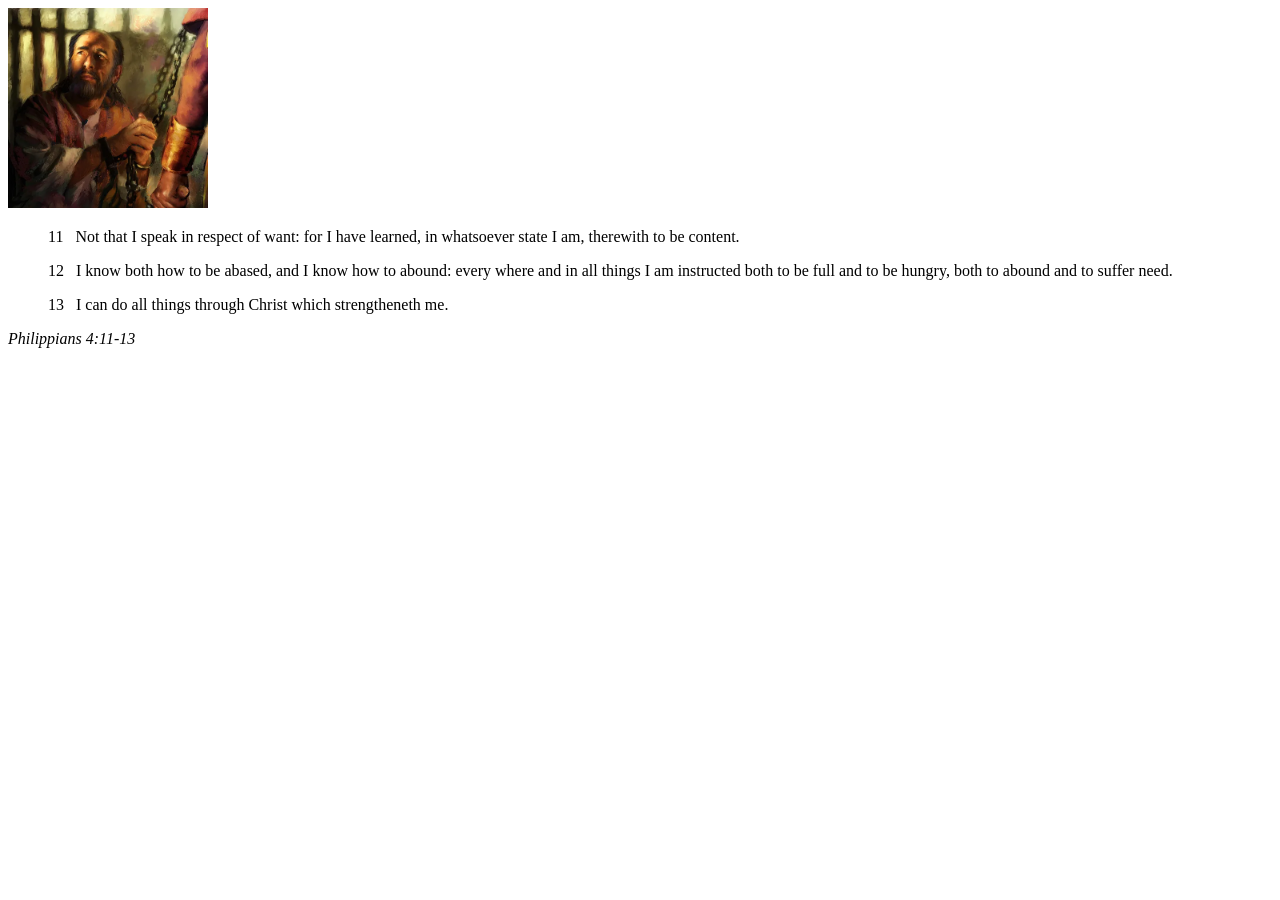
<file: week02/box-model.html>
<!DOCTYPE html>
<html lang="en">
<head>
    <meta charset="UTF-8">
    <meta name="viewport" content="width=device-width, initial-scale=1.0">
    <title>Box Model Activity</title>
</head>
<body>
    <main>
        <div class="callout">
            <img src="images/apostle-paul-imprisoned.webp" alt="Paul the Apostle - Imprisoned in Rome" width="200" height="200">
            <blockquote>
                <p>11 &nbsp; Not that I speak in respect of want: for I have learned, in whatsoever state I am, therewith to be content.</p>
                <p>12 &nbsp; I know both how to be abased, and I know how to abound: every where and in all things I am instructed both to be full and to be hungry, both to abound and to suffer need.</p>
                <p>13 &nbsp; I can do all things through Christ which strengtheneth me.</p>
            </blockquote>
            <cite>Philippians 4:11-13</cite>
        </div>
    </main>
</body>
</html>
</file>
<file: styles/styles.css>
* {
    margin: 0;
    padding: 0;
    box-sizing: border-box;
}

body{
    font-size: 16px;
    font-family: Roboto, Arial, sans-serif;
}

:root {
    --brand-color: darkblue;
    --nav-link-color: white;
    --spacing-small: 10px;
    --thumb-width: 150px;
    --image-padding: 2px;
    --image-shadow: 0 0 30px gray;
    --border-dark-color: #000;
    --border-alt: 1px solid steelblue;
    --border-dark: 1px solid var(--border-dark-color);
}

nav {
    background-color: var(--brand-color);
    padding: var(--spacing-small);
}

nav a {
    color: var(--nav-link-color);
    display: block;
    padding: var(--spacing-small);
}

h1 {
    color: var(--brand-color);
    padding: .5rem;
}

img {
    width: var(--thumb-width);
    height: auto;
    border: var(--border-alt);
    padding: var(--image-padding);
    box-shadow: var(--image-shadow);
}

p {
    padding: 0;
}

aside {
    width: 20em;
    margin: 1em;
    border: 1px solid rgba(0, 0, 0, 0.2);
    padding: 1em;
    background-color: #eee;
    color: #333;
    text-align: center;
    position: relative;
}

aside img {
    width: 200px;
    height: auto;
}

aside h2{
    position: absolute;
    top: 50px;
    left: 90px;
}

main img {
    width: var(--thumb-width);
    height: auto;
    border: var(--border-dark);
    padding: var(--image-padding);
    box-shadow: var(--image-shadow);
    float: right;
    margin: 0 0 1rem 1rem;
}

p{
    margin: 1rem;
}

main {
    width: 400px;
    max-width: 100%;
    margin: 0 auto;
}

footer {
    margin-top: 1em;
    border-top: 1px solid #000;
    text-align: center;
}

/* Class Selectors */

.box{
    margin: 1rem;
    border: 1px solid rgba(0, 0, 0, .1);
    padding: 1rem;
    background-color: #eee;
    color: #000;
}

.indent{
    padding-left: 2rem;
}
</file>
<file: wwr/styles/rafting.css>
:root {
    --primary-color: #1f4e79;
    --secondary-color: #2c7fb8;
    --accent1-color: #264653;
    --accent2-color: #e9c46a;
    --light-color: #f8f5ef;
    --dark-color: #1d263b;
    --text-color: #243447;
    --heading-font: Georgia, "Times New Roman", serif;
    --body-font: Arial, Helvetica, sans-serif;
}

* {
    margin: 0;
    padding: 0;
    box-sizing: border-box;
}

body {
    font-family: var(--body-font);
    color: var(--text-color);
    background-color: var(--light-color);
    line-height: 1.6;
}

header,
main,
footer {
    width: 840px;
    margin: 0 auto;
}

.site-header {
    display: grid;
    grid-template-columns: 140px 1fr 1.3fr;
    align-items: center;
    gap: 1rem;
    padding: 1rem 0;
    background: linear-gradient(135deg, var(--primary-color), var(--accent1-color));
    color: #fff;
    border-radius: 0 0 10px 10px;
}

.site-header img {
    width: 120px;
    margin-left: 1rem;
}

.site-title {
    font-family: var(--heading-font);
    font-size: 1.6rem;
    font-weight: bold;
    letter-spacing: 0.04em;
    color: #fff;
}

.site-nav ul {
    display: flex;
    justify-content: flex-end;
    list-style: none;
    gap: 1rem;
    padding-right: 1rem;
}

.site-nav li {
    flex: 1 1 auto;
}

.site-nav a {
    color: #fff;
    text-decoration: none;
    font-weight: bold;
}

.site-nav a:hover {
    color: var(--accent2-color);
}

h1,
h2 {
    font-family: var(--heading-font);
    color: var(--primary-color);
}

p,
section,
article {
    margin: 16px;
    padding: 8px;
}

section {
    background-color: var(--accent2-color);
    border: 1px solid var(--accent1-color);
    border-radius: 6px;
}

.history-section,
.adventures-section {
    margin-top: 1.5rem;
}

.history-grid {
    display: grid;
    grid-template-columns: repeat(3, 1fr);
    gap: 1rem;
}

.history-grid p {
    margin: 0;
    background: rgba(255, 255, 255, 0.45);
    border-radius: 6px;
}

.adventure-grid {
    display: grid;
    grid-template-columns: repeat(5, 1fr);
    gap: 0.85rem;
    align-items: stretch;
}

.adventure-grid figure {
    background: rgba(255, 255, 255, 0.55);
    border-radius: 8px;
    overflow: hidden;
    padding: 0.5rem;
}

.adventure-grid img {
    width: 100%;
    height: 150px;
    object-fit: cover;
    border-radius: 6px;
    display: block;
}

.adventure-grid figcaption {
    text-align: center;
    font-size: 0.9rem;
    font-weight: bold;
    padding-top: 0.4rem;
    color: var(--accent1-color);
}

.socialmedia {
    display: flex;
    justify-content: flex-end;
    align-items: center;
    gap: 0.75rem;
}

.socialmedia a {
    text-decoration: none;
}

.socialmedia img {
    width: 32px;
    height: 32px;
}

.hero {
    position: relative;
    margin-bottom: 1.5rem;
}

.hero img {
    display: block;
    width: 100%;
    height: auto;
    border-radius: 8px;
}

.hero h1 {
    position: absolute;
    top: 20px;
    width: 100%;
    padding: 16px;
    text-align: center;
    opacity: 0.85;
    background-color: var(--accent1-color);
    color: #fff;
}

.hero article {
    position: absolute;
    bottom: 20px;
    right: 20px;
    width: 45%;
    padding: 12px;
    background-color: rgba(248, 245, 239, 0.95);
    color: var(--text-color);
    border-radius: 6px;
}

.hero article img {
    float: right;
    width: 125px;
    margin-left: 8px;
    border-radius: 4px;
}

footer {
    display: flex;
    justify-content: space-between;
    align-items: center;
    padding: 1rem 0 2rem;
    color: #fff;
    background-color: var(--dark-color);
    border-radius: 10px 10px 0 0;
    margin-top: 1.5rem;
}

.contact-page {
    margin-top: 1.5rem;
}

.contact-layout {
    display: grid;
    grid-template-columns: 1fr 1fr;
    gap: 1.25rem;
}

.contact-info,
.employees-section,
.contact-form-section {
    background-color: rgba(255, 255, 255, 0.5);
    border: 1px solid var(--accent1-color);
    border-radius: 8px;
    padding: 1rem;
}

.contact-map iframe {
    width: 100%;
    height: 250px;
    border: none;
    border-radius: 6px;
}

.employee-grid {
    display: grid;
    grid-template-columns: repeat(3, 1fr);
    gap: 1rem;
}

.employee-card {
    background: rgba(255, 255, 255, 0.65);
    border-radius: 8px;
    padding: 0.6rem;
}

.employee-card img {
    width: 100%;
    height: 220px;
    object-fit: cover;
    border-radius: 6px;
    display: block;
}

.employee-card figcaption {
    text-align: center;
    font-weight: bold;
    padding-top: 0.5rem;
    color: var(--accent1-color);
}

.contact-form {
    display: grid;
    gap: 1rem;
}

.form-group {
    display: grid;
    gap: 0.4rem;
}

.form-group label,
.form-group legend {
    font-weight: bold;
    color: var(--accent1-color);
}

.form-group input,
.form-group textarea {
    width: 100%;
    padding: 0.6rem;
    border: 1px solid var(--accent1-color);
    border-radius: 6px;
    font: inherit;
}

.form-group textarea {
    resize: vertical;
}

fieldset {
    border: none;
}

fieldset label {
    display: block;
    font-weight: normal;
    margin-bottom: 0.35rem;
}

.checkbox-group label {
    font-weight: normal;
}

button {
    background-color: var(--primary-color);
    color: #fff;
    border: none;
    border-radius: 6px;
    padding: 0.8rem 1.1rem;
    font-weight: bold;
    cursor: pointer;
}

button:hover {
    background-color: var(--secondary-color);
}

.home-hero {
    position: relative;
    margin-top: 1.5rem;
}

.home-hero img {
    display: block;
    width: 100%;
    height: auto;
    border-radius: 8px;
}

.hero-message {
    position: absolute;
    left: 1rem;
    right: 1rem;
    bottom: 1rem;
    background-color: rgba(38, 70, 83, 0.85);
    color: #fff;
    padding: 1rem;
    border-radius: 8px;
}

.home-cta,
.newsletter-section,
.trips-intro,
.trip-table-section {
    margin-top: 1.5rem;
    background-color: rgba(255, 255, 255, 0.45);
    border: 1px solid var(--accent1-color);
    border-radius: 8px;
    padding: 1rem;
}

.cta-link {
    display: inline-block;
    margin-top: 0.75rem;
    background-color: var(--primary-color);
    color: #fff;
    padding: 0.7rem 1rem;
    text-decoration: none;
    border-radius: 6px;
    font-weight: bold;
}

.cta-link:hover {
    background-color: var(--secondary-color);
}

.home-grid,
.trip-cards {
    display: grid;
    grid-template-columns: repeat(2, 1fr);
    gap: 1rem;
    margin-top: 1.5rem;
}

.home-card,
.trip-card {
    background: rgba(255, 255, 255, 0.55);
    border: 1px solid var(--accent1-color);
    border-radius: 8px;
    overflow: hidden;
}

.home-card img,
.trip-card img {
    width: 100%;
    height: 200px;
    object-fit: cover;
    display: block;
}

.home-card div,
.trip-card h2,
.trip-card p {
    padding: 0.8rem;
}

.newsletter-form {
    display: grid;
    grid-template-columns: repeat(3, 1fr);
    gap: 1rem;
    align-items: end;
}

.trip-table {
    width: 100%;
    border-collapse: collapse;
}

.trip-table th,
.trip-table td {
    border: 1px solid var(--accent1-color);
    padding: 0.75rem;
    text-align: left;
}

.trip-table th {
    background-color: var(--primary-color);
    color: #fff;
}
</file>
<file: week02/styles/block-vs-inline.css>
* {
    margin: 0;
    padding: 0;
}

body {
    font-size: 20px;
    margin: 1rem;
}

p,
div {
    background-color: beige;
    margin: 1rem;
    padding: 1rem;
}

span {
    color: navy;
    background-color: lightblue;
}

code {
    margin: 0;
    padding: 0;
    color: green;
    font-size: 1.2rem;
}

.note {
    font-style: italic;
    background-color: lightgoldenrodyellow;
    border-radius: 1rem;
    border: 1px solid rgb(0 0 0 / 10%);
    margin: 1rem;
    padding: .5rem;
}

.question {
    background-color: #3d503d;
    color: #fff;
}
</file>
<file: week02/styles/box-model-solution.css>
.callout {
    max-width: 400px;
    margin: 10px;
    border: 1px solid rgba(0, 0, 0, .1);
    padding: 15px;
    background-color: #247;
    color: #fff;
}

.callout img {
    float: right;
    margin: 0 0 10px 15px;
    border: 1px solid #000;
    padding: 3px;
    background-color: #bbb;
    width: 100px;
    height: auto;

}

blockquote {
    margin: 0;
}

cite {
    display: block;
    border-top: 1px dotted #fff;
    padding-top: 3px;
    text-align: right;
    font-size: smaller;
}
</file>
